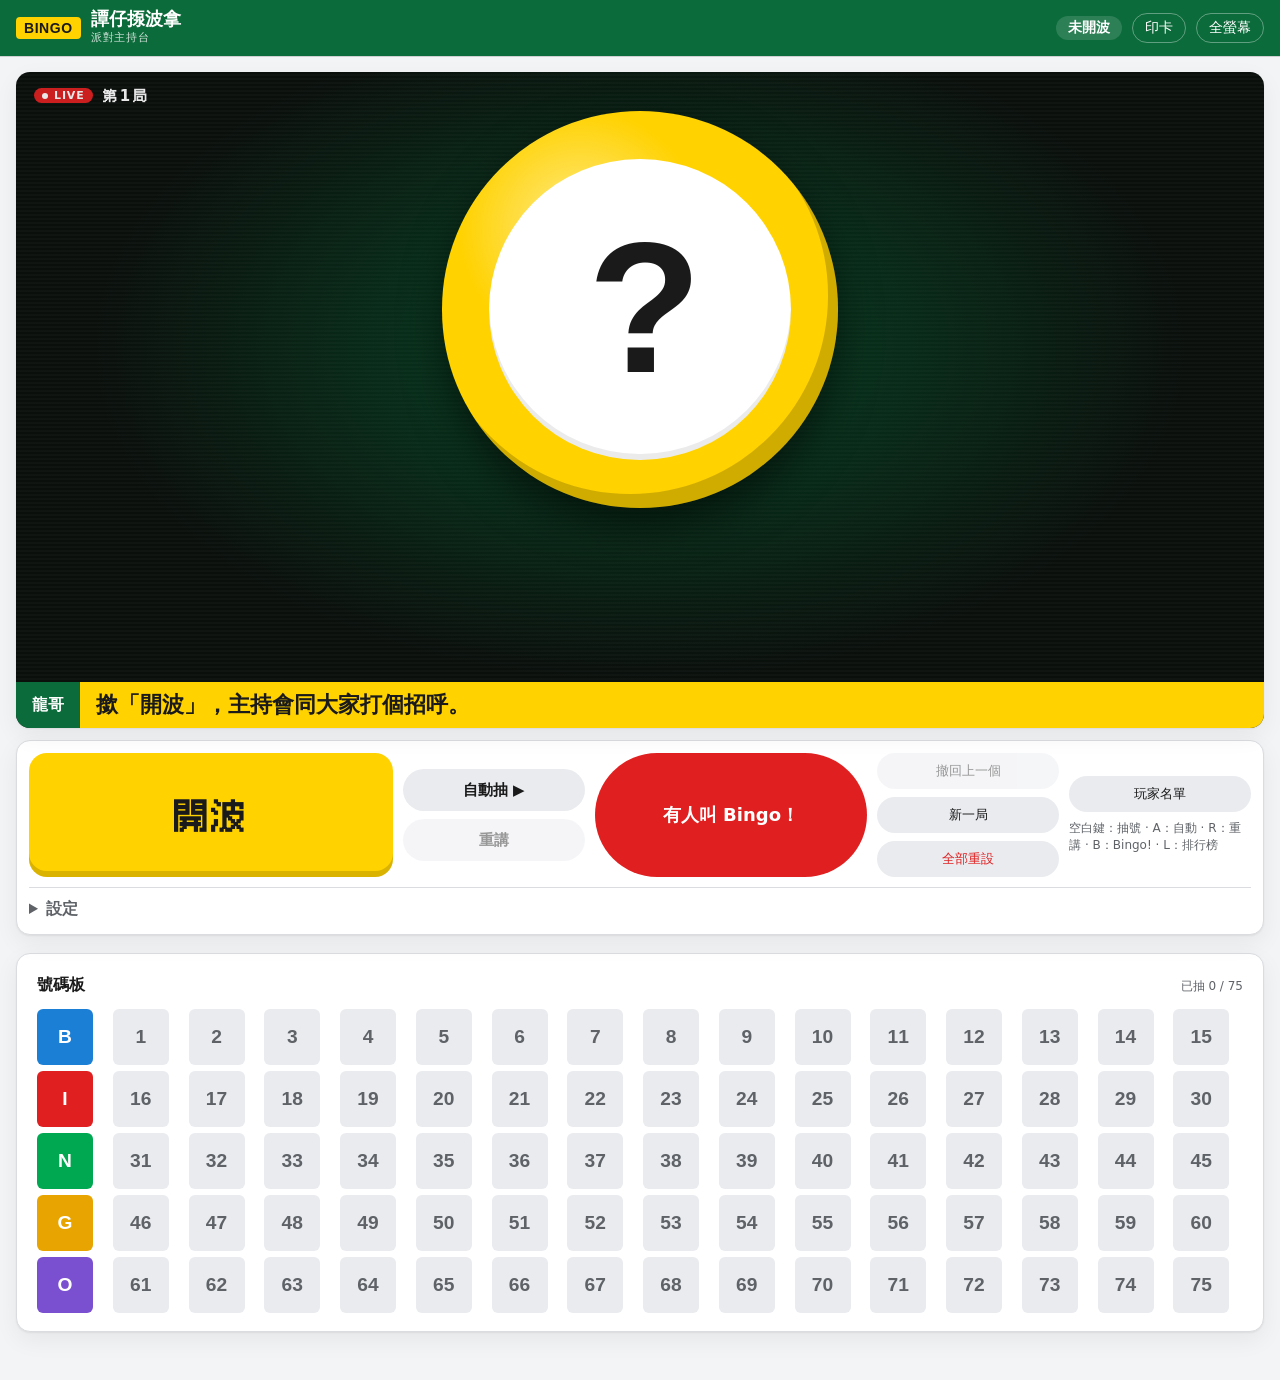
<file: web/index.html>
<!DOCTYPE html>
<html lang="zh-HK" data-theme="forest">
<head>
<meta charset="utf-8">
<meta name="viewport" content="width=device-width, initial-scale=1, viewport-fit=cover">
<title>譚仔揼波拿 · 揼波拿之夜</title>
<meta name="description" content="派對揼波拿主持台：抽號、粵語叫號、多把聲、核對 Bingo。">
<meta name="theme-color" content="#0b6b3a">
<link rel="icon" href="icon.svg" type="image/svg+xml">
<link rel="preconnect" href="https://fonts.googleapis.com">
<link rel="preconnect" href="https://fonts.gstatic.com" crossorigin>
<link rel="stylesheet" href="https://fonts.googleapis.com/css2?family=Pixelify+Sans:wght@400;600;700&display=swap">
<link rel="stylesheet" href="style.css">
</head>
<body>

<header class="appbar">
  <a class="brand" href="./" aria-label="譚仔揼波拿">
    <span class="brand-mark">BINGO</span>
    <span class="brand-text"><strong>譚仔揼波拿</strong><small>派對主持台</small></span>
  </a>
  <div class="appbar-right">
    <span class="count-pill" id="countPill">未開波</span>
    <a class="app-link" href="print.html" title="印 Bingo 卡（每張有卡號）">印卡</a>
    <button class="app-link" id="fullBtn" type="button" title="全螢幕（投影用）">全螢幕</button>
  </div>
</header>

<main class="page">

  <section class="live">
    <!-- The picture: what the room watches. -->
    <div class="stage" id="stage">
      <canvas class="stage-layer back" id="stageBack" aria-hidden="true"></canvas>
      <canvas class="stage-layer front" id="stageFront" aria-hidden="true"></canvas>
      <div class="flash" id="flash" aria-hidden="true"></div>
      <div class="stage-bug"><span class="pill-live"><i></i>LIVE</span><span id="stageGame">第 <b>1</b> 局</span></div>
      <div class="ball-wrap" id="ballWrap">
        <div class="ball" id="ball" data-state="idle">
          <span class="ball-letter" id="ballLetter"></span>
          <span class="ball-num" id="ballNum">?</span>
        </div>
      </div>
      <div class="recent" id="recent" aria-label="最近號碼"></div>
      <div class="countdown" id="countdown" hidden aria-live="off">
        <div class="cd-ring"><b id="cdNum">6</b></div>
        <small>下一個波</small>
      </div>
      <div class="prize" id="prize" hidden aria-live="polite">
        <div class="prize-bob">
          <i class="coin"></i><i class="coin"></i><i class="coin"></i>
          <small>今局獎金</small><b id="prizeAmt">$0</b>
        </div>
      </div>
      <div class="lower-third">
        <span class="speaker" id="speaker">龍哥</span>
        <p class="caption" id="caption">撳「開波」，主持會同大家打個招呼。</p>
      </div>
      <!-- 完場排行榜: the night's results, over the whole picture. -->
      <div class="leaderboard" id="leaderboard" hidden>
        <div class="lb-inner">
          <h2 class="lb-title">今晚排行榜</h2>
          <p class="lb-sub" id="lbSub"></p>
          <ol class="lb-list" id="lbList"></ol>
        </div>
        <button class="lb-close" id="lbClose" type="button" aria-label="閂排行榜">✕</button>
      </div>
      <button class="players" id="players" type="button" aria-label="玩家名單（撳一下改）" hidden>
        <span class="players-track" id="playersTrack"></span>
      </button>
    </div>

    <!-- The desk: what the host presses, in a bar under the picture. -->
    <aside class="desk">
      <div class="desk-bar">
        <button class="btn btn-draw" id="drawBtn" type="button">開波</button>
        <div class="desk-col">
          <button class="btn btn-ghost" id="autoBtn" type="button" aria-pressed="false">自動抽 ▶</button>
          <button class="btn btn-ghost" id="repeatBtn" type="button">重講</button>
        </div>
        <button class="btn btn-bingo" id="bingoBtn" type="button">有人叫 Bingo！</button>
        <div class="desk-col">
          <button class="btn btn-ghost btn-small" id="undoBtn" type="button">撤回上一個</button>
          <button class="btn btn-ghost btn-small" id="newBtn" type="button">新一局</button>
          <button class="btn btn-ghost btn-small btn-danger" id="resetBtn" type="button">全部重設</button>
        </div>
        <div class="desk-col">
          <button class="btn btn-ghost btn-small" id="playersBtn" type="button">玩家名單</button>
          <button class="btn btn-ghost btn-small" id="boardBtn" type="button" hidden>🏆 完場排行榜</button>
          <p class="hint">空白鍵：抽號 · A：自動 · R：重講 · B：Bingo! · L：排行榜</p>
        </div>
      </div>
      <p class="warm" id="warm" hidden></p>

      <details class="settings" id="settings">
        <summary>設定</summary>
        <label>叫號方式
          <select id="optMode">
            <option value="duo">主持 + 助手</option>
            <option value="rotate">輪流叫（全部嘉賓）</option>
            <option value="random">隨機一把聲</option>
          </select>
        </label>
        <label>主持 <select id="optHost"></select></label>
        <label>助手 <select id="optHelper"></select></label>
        <label>搞笑程度
          <select id="optFun">
            <option value="0">正經</option>
            <option value="1">少少</option>
            <option value="2">好多</option>
          </select>
        </label>
        <label>號碼
          <select id="optPool">
            <option value="75">1–75（B I N G O）</option>
            <option value="90">1–90</option>
          </select>
        </label>
        <label>贏法
          <select id="optWin">
            <option value="line">一條線（橫、直、斜）</option>
            <option value="two">兩條線</option>
            <option value="corners">四角</option>
            <option value="full">全卡</option>
          </select>
        </label>
        <label class="check"><input type="checkbox" id="optLetters"> 讀出英文字母（B、I、N、G、O）</label>
        <label class="check"><input type="checkbox" id="optSfx"> 音效（鼓聲、歡呼、煙花）</label>
        <label class="check"><input type="checkbox" id="optBeat"> 緊張心跳（抽得越多越快）</label>
        <label>自動間隔
          <select id="optGap">
            <option value="3">3 秒</option>
            <option value="6">6 秒</option>
            <option value="10">10 秒</option>
            <option value="15">15 秒</option>
          </select>
        </label>
        <label>配色
          <select id="optTheme">
            <option value="forest">森林綠</option>
            <option value="night">夜場</option>
          </select>
        </label>
        <p class="fine">改號碼數量要開新一局先生效。</p>
      </details>
    </aside>
  </section>

  <section class="panel board-panel">
    <div class="panel-head">
      <h2>號碼板</h2>
      <span class="fine" id="boardNote"></span>
    </div>
    <div class="board" id="board"></div>
  </section>

</main>

<!-- 核對 Bingo: the cards are paper, so the host reads the claimed numbers in. -->
<dialog class="check-dialog" id="checkDialog">
  <form method="dialog" class="check-form" id="checkForm">
    <h2>核對 Bingo <span class="fine" id="checkRule"></span></h2>
    <label class="check-id">卡號
      <input id="cardInput" inputmode="numeric" autocomplete="off" placeholder="例如：0042">
    </label>
    <div class="check-card" id="checkCard"></div>
    <details class="check-manual" id="checkManual">
      <summary>張卡冇卡號？逐個號碼入</summary>
      <p class="fine">輸入嗰條線（或全張卡）嘅號碼，用空格或逗號分開。中間 FREE 格唔使入。</p>
      <input id="checkInput" inputmode="numeric" autocomplete="off" placeholder="例如：3 18 41 52 70">
    </details>
    <div class="check-result" id="checkResult"></div>
    <div class="check-winners" id="checkWinners" hidden>
      <p class="winners-head">邊個贏？<span class="fine">可以揀多過一個，獎金平分</span> <b id="splitNote"></b></p>
      <div class="winner-pick" id="winnerPick"></div>
    </div>
    <div class="check-actions">
      <button class="btn btn-ghost" value="cancel" type="submit">取消</button>
      <button class="btn btn-bad" id="claimBad" type="button">未得 ✗</button>
      <button class="btn btn-primary" id="claimGood" type="button">真 Bingo ✓</button>
    </div>
  </form>
</dialog>

<!-- 玩家: a name and a pixel icon each, shown along the bottom of the stage. -->
<dialog class="check-dialog players-dialog" id="playersDialog">
  <form method="dialog" class="check-form" id="playersForm">
    <h2>玩家名單 <span class="fine" id="playersCount"></span></h2>
    <div class="player-add">
      <img class="player-pick" id="playerPick" alt="" width="48" height="48">
      <input id="playerName" maxlength="12" autocomplete="off" placeholder="玩家名">
      <button class="btn btn-primary" id="playerAdd" type="button">加入</button>
    </div>
    <label class="stake">每人每局注金
      <span class="stake-in">$ <input id="stakeInput" type="number" min="0" step="0.5" inputmode="decimal"></span>
      <span class="stake-total" id="stakeTotal"></span>
    </label>
    <div class="icon-grid" id="iconGrid" role="radiogroup" aria-label="揀頭像"></div>
    <ul class="player-list" id="playerList"></ul>
    <div class="check-actions">
      <button class="btn btn-ghost btn-small" id="winningsClear" type="button">輸贏清零</button>
      <button class="btn btn-ghost btn-small" id="playersClear" type="button">全部清除</button>
      <button class="btn btn-primary" value="done" type="submit">搞掂</button>
    </div>
  </form>
</dialog>

<!-- 全部重設: back to the start of the night. -->
<dialog class="check-dialog" id="resetDialog">
  <form method="dialog" class="check-form">
    <h2>全部重設？</h2>
    <p>會清晒：抽過嘅號碼、局數（返去第 1 局）、獎金池、每位玩家嘅輸贏同贏咗幾多局。設定會保留。</p>
    <label class="check-line"><input type="checkbox" id="resetPlayers"> 連玩家名單都刪埋</label>
    <div class="check-actions">
      <button class="btn btn-ghost" value="cancel" type="submit">取消</button>
      <button class="btn btn-bad" id="resetGo" type="button">全部重設</button>
    </div>
  </form>
</dialog>

<canvas id="confetti" aria-hidden="true"></canvas>

<script type="module" src="app.js"></script>
</body>
</html>
</file>
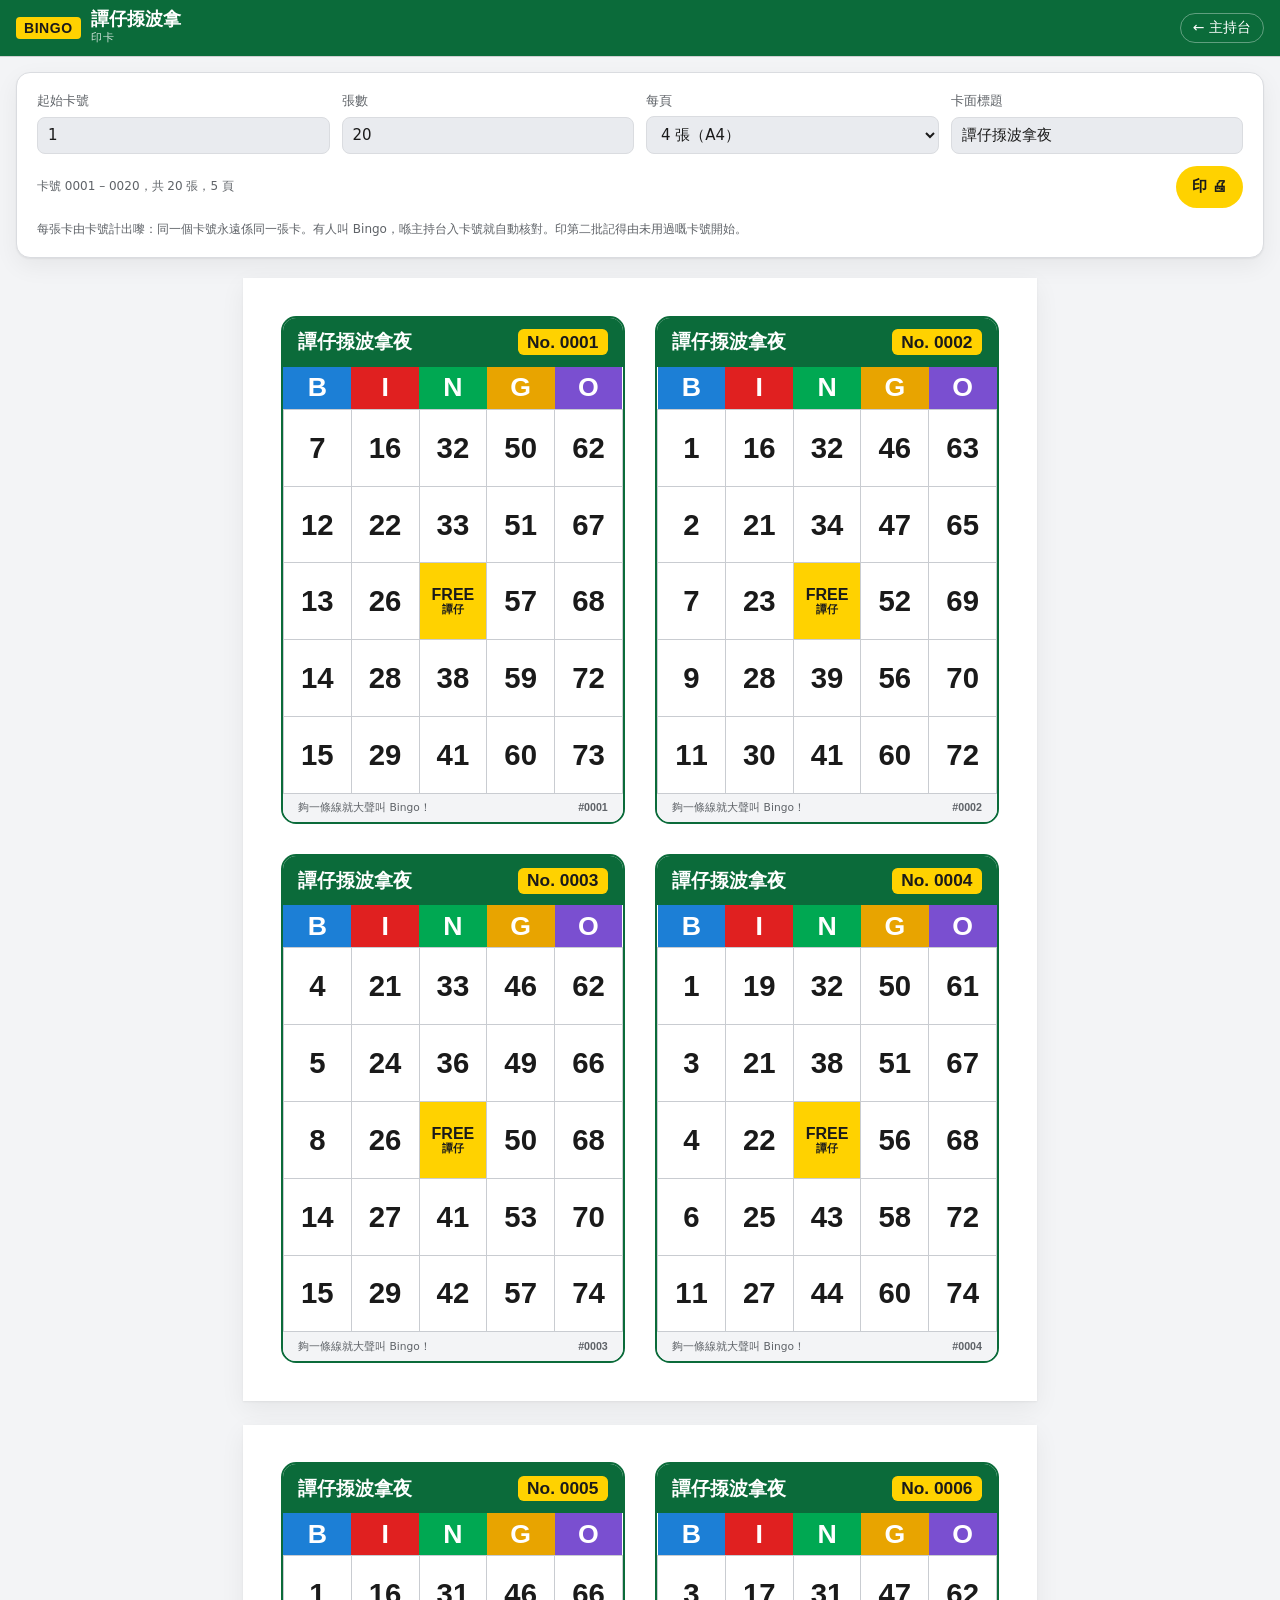
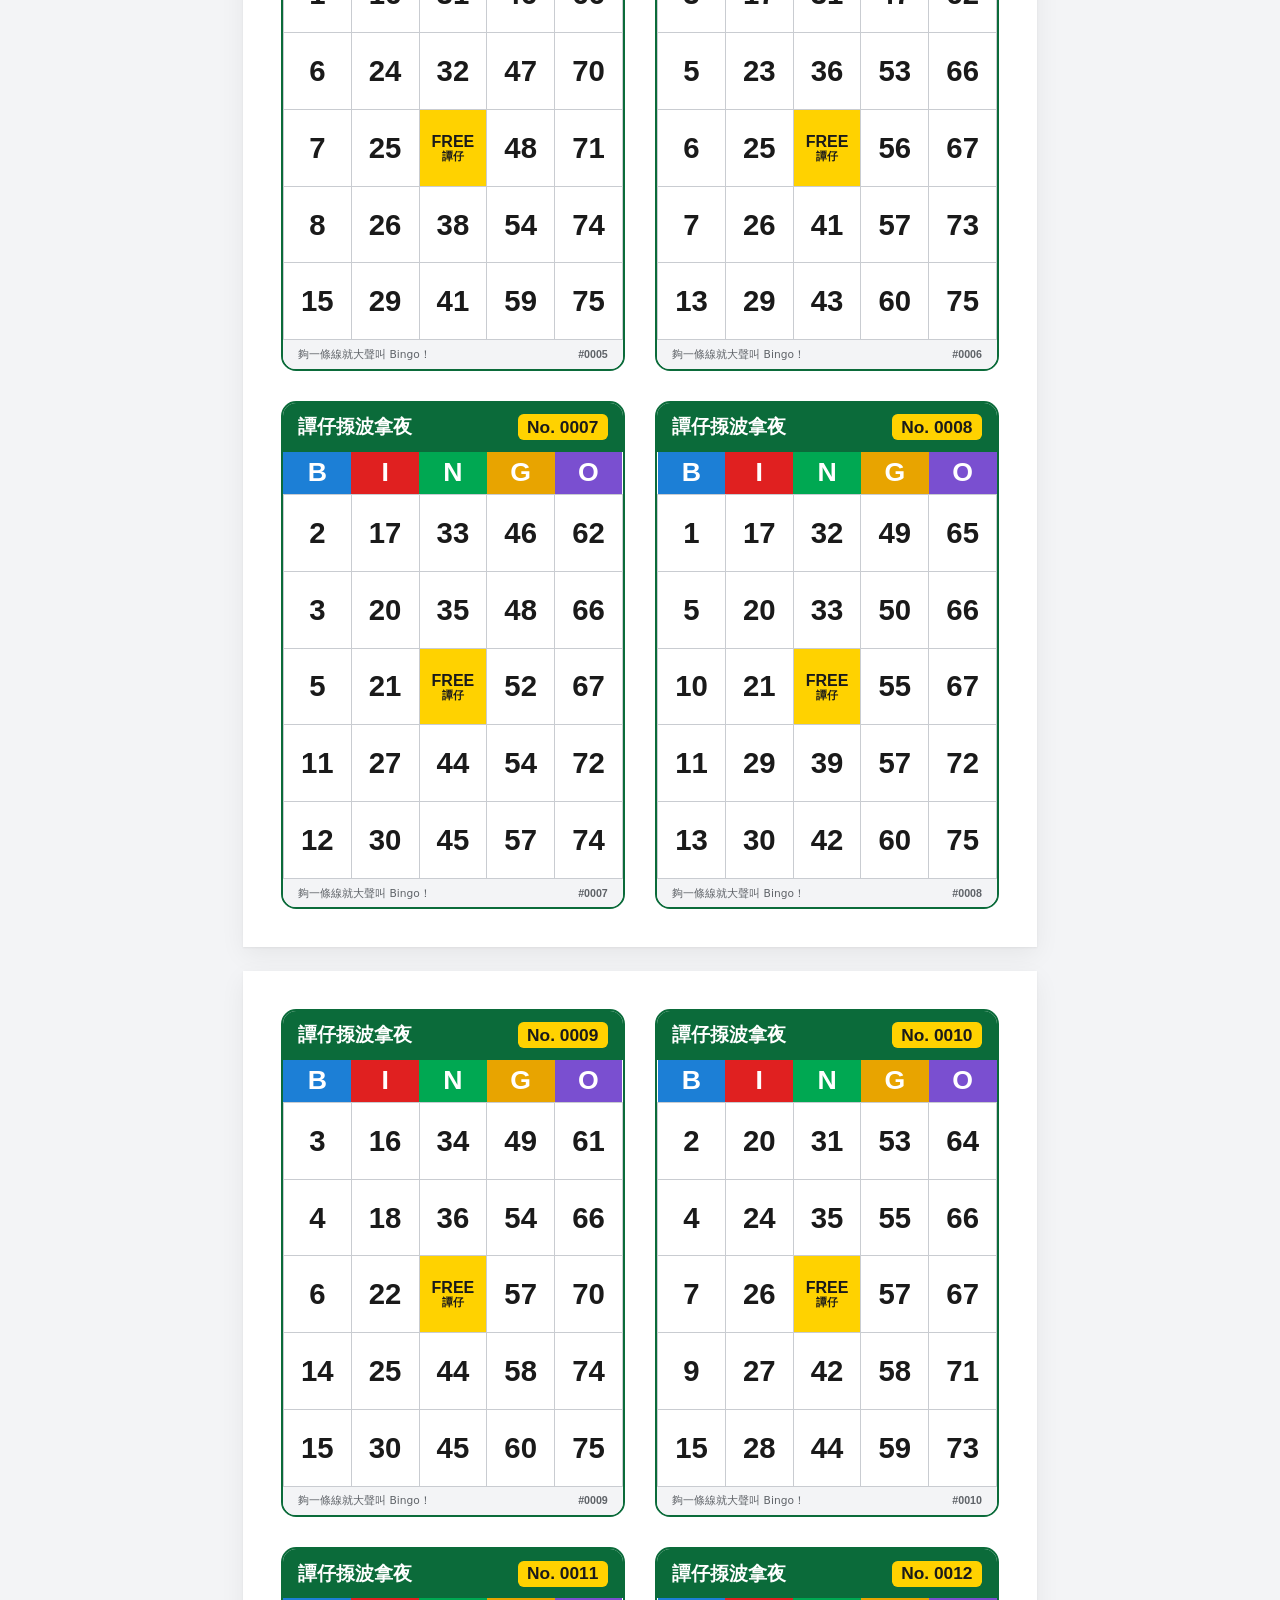
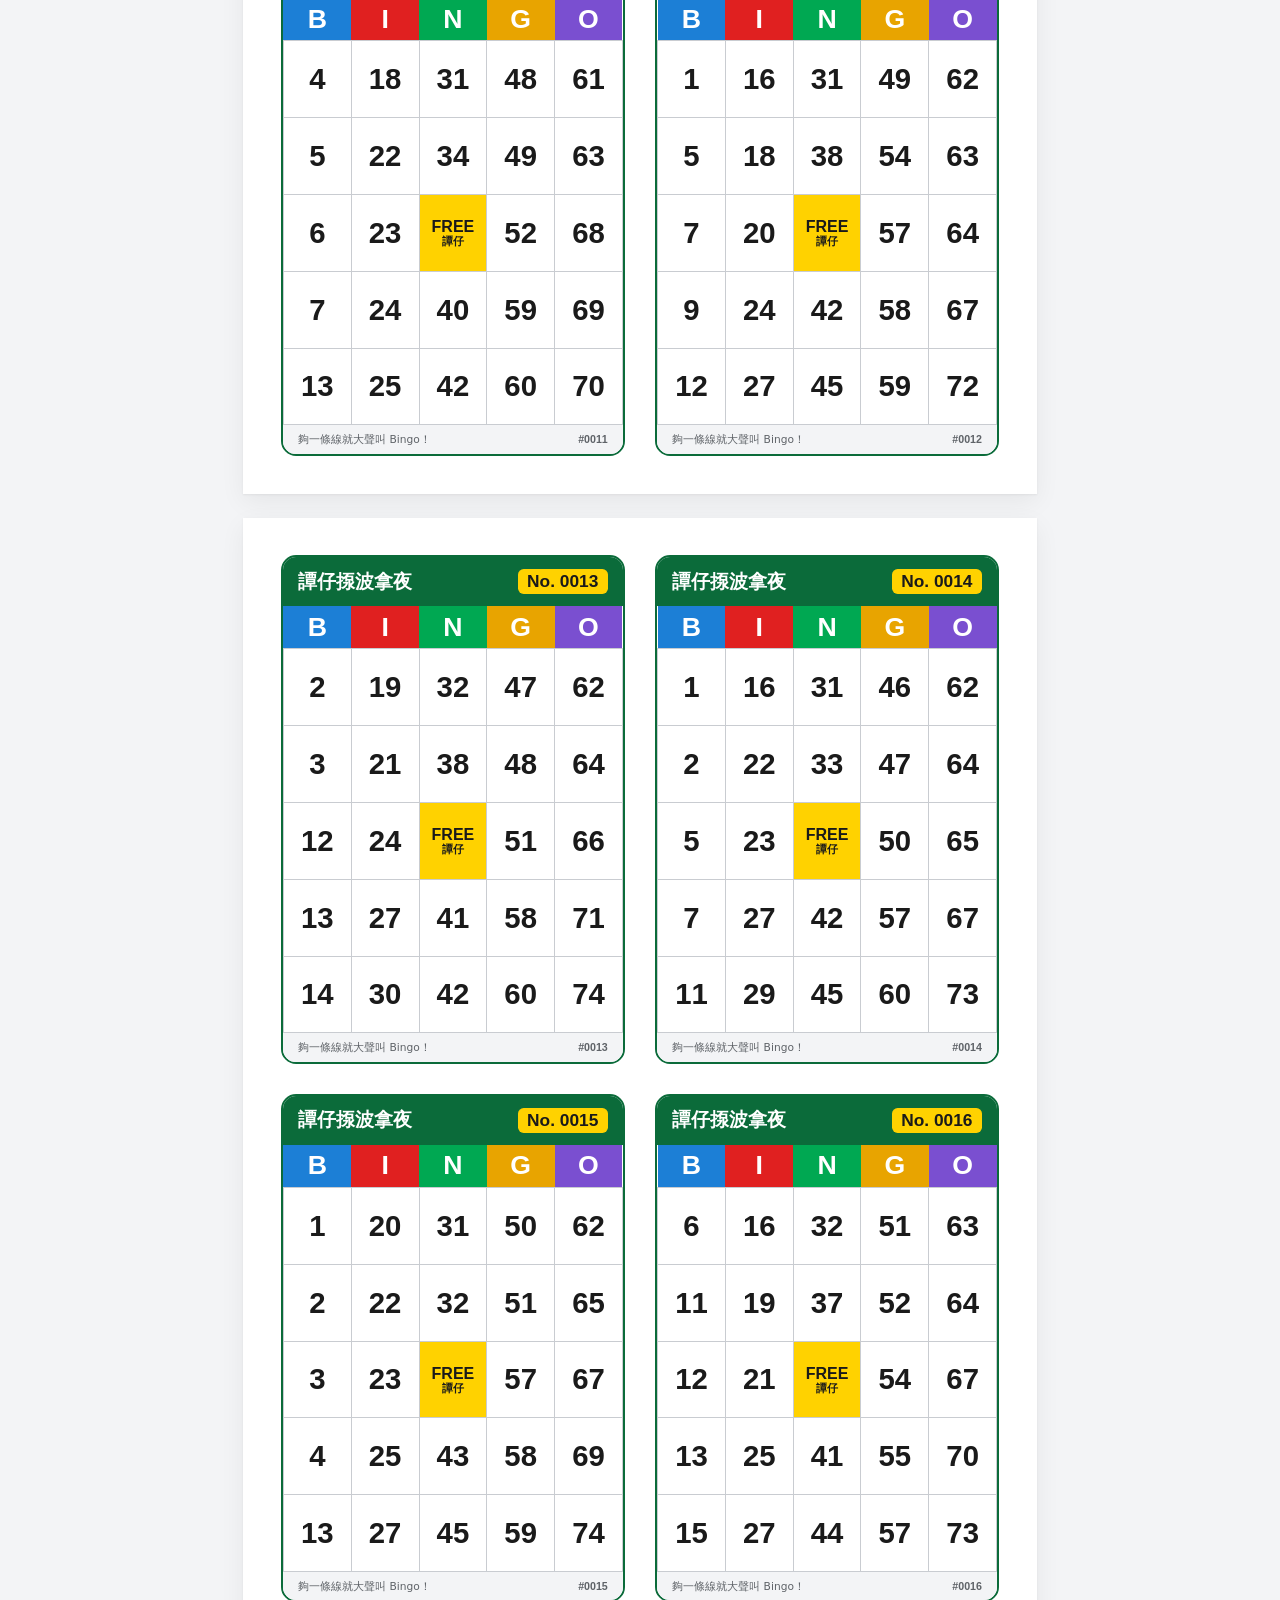
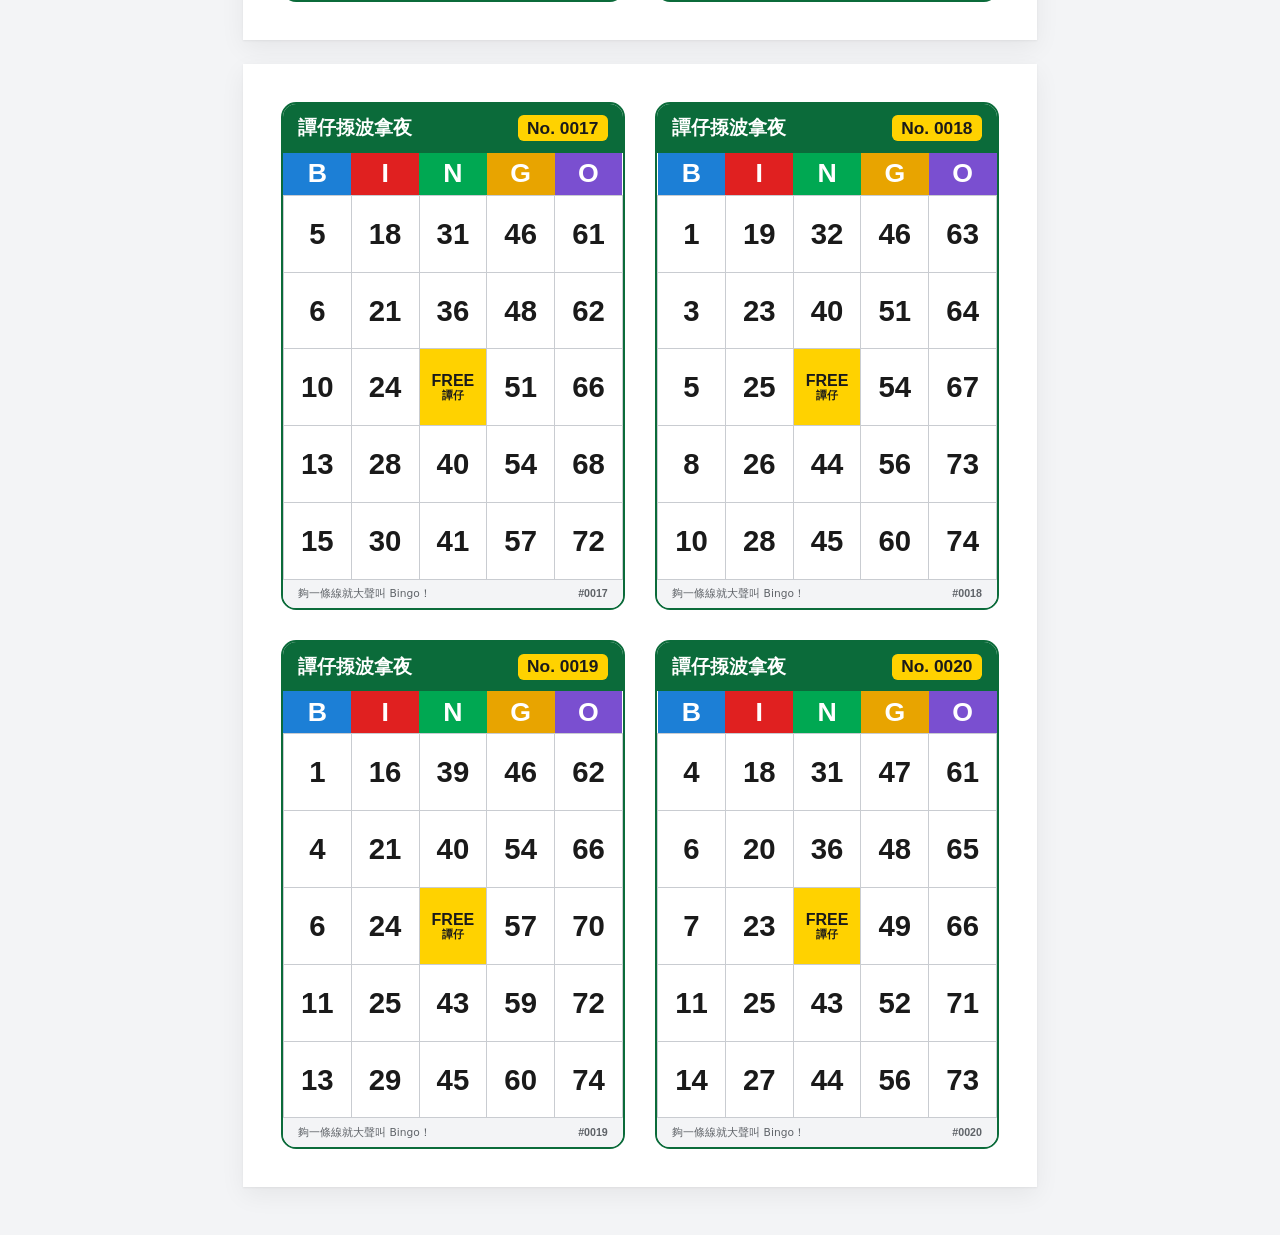
<file: web/print.html>
<!DOCTYPE html>
<html lang="zh-HK" data-theme="forest">
<head>
<meta charset="utf-8">
<meta name="viewport" content="width=device-width, initial-scale=1">
<title>譚仔揼波拿 · 印卡</title>
<meta name="theme-color" content="#0b6b3a">
<link rel="icon" href="icon.svg" type="image/svg+xml">
<link rel="preconnect" href="https://fonts.googleapis.com">
<link rel="preconnect" href="https://fonts.gstatic.com" crossorigin>
<link rel="stylesheet" href="https://fonts.googleapis.com/css2?family=Pixelify+Sans:wght@400;600;700&display=swap">
<link rel="stylesheet" href="style.css">
<link rel="stylesheet" href="print.css">
</head>
<body>

<header class="appbar no-print">
  <a class="brand" href="./" aria-label="返主持台">
    <span class="brand-mark">BINGO</span>
    <span class="brand-text"><strong>譚仔揼波拿</strong><small>印卡</small></span>
  </a>
  <div class="appbar-right">
    <a class="app-link" href="./">← 主持台</a>
  </div>
</header>

<main class="page">
  <section class="panel print-controls no-print">
    <div class="controls-grid">
      <label>起始卡號 <input id="from" type="number" min="1" max="9999" value="1"></label>
      <label>張數 <input id="count" type="number" min="1" max="200" value="20"></label>
      <label>每頁
        <select id="perPage">
          <option value="4">4 張（A4）</option>
          <option value="2">2 張（A4）</option>
          <option value="1">1 張（A4）</option>
        </select>
      </label>
      <label class="wide">卡面標題 <input id="title" maxlength="24" value="譚仔揼波拿夜"></label>
    </div>
    <div class="controls-foot">
      <p class="fine" id="summary"></p>
      <button class="btn btn-primary" id="printBtn" type="button">印 🖨</button>
    </div>
    <p class="fine">每張卡由卡號計出嚟：同一個卡號永遠係同一張卡。有人叫 Bingo，喺主持台入卡號就自動核對。印第二批記得由未用過嘅卡號開始。</p>
  </section>

  <div class="sheets" id="sheets"></div>
</main>

<script type="module" src="print.js"></script>
</body>
</html>
</file>
<file: web/style.css>
/* 譚仔揼波拿 — the host's console, in 譚仔新聞's clothes.
 *
 * Same palette and furniture as the station page: a deep-green app bar, the
 * yellow band, pill buttons, white panels on a light grey page. Pixels live
 * where they do there — in the picture (the ball, the numbers) and the mark.
 */

@font-face {
  font-family: "Fusion Pixel 12";
  src: url("vendor/fonts/fusion-pixel-12px-zh_hk.woff2") format("woff2");
  font-display: swap;
}

:root {
  --font: "Noto Sans HK", "PingFang HK", "Microsoft JhengHei", "Hiragino Sans", system-ui, -apple-system, sans-serif;
  --pixel: "Pixelify Sans", "Fusion Pixel 12", system-ui, sans-serif;
  /* Numbers are read from the back of the room: a heavy plain face, never the pixel one,
     whose B, 8, 5 and S are one shape apart. */
  --num: "Arial Black", "Helvetica Neue", Arial, var(--font);

  /* forest — 森林綠 */
  color-scheme: light;
  --bg: #f3f4f6;
  --surface: #ffffff;
  --surface-2: #e9ebef;
  --text: #1a1a1a;
  --muted: #5f6368;
  --line: #dadce0;
  --brand: #0b6b3a;
  --brand-2: #00a852;
  --on-brand: #ffffff;
  --accent: #ffd200;
  --on-accent: #1a1a1a;
  --live: #e02020;
  --picture: #0a0f0c;
  --radius: 14px;
  --radius-sm: 8px;
  --shadow: 0 1px 2px rgba(0, 0, 0, 0.06), 0 8px 24px rgba(0, 0, 0, 0.06);
}

/* 夜場 — for a dim function room and a projector */
:root[data-theme="night"] {
  color-scheme: dark;
  --bg: #0c1210; --surface: #141c18; --surface-2: #0f1613; --text: #e9efe9; --muted: #93a39a; --line: #24302a;
  --brand: #08482a; --brand-2: #2fd17a; --on-brand: #ffffff; --accent: #ffd200; --on-accent: #1a1a1a; --live: #ff3b3b;
  --picture: #000000;
  --shadow: 0 1px 2px rgba(0, 0, 0, 0.4), 0 8px 24px rgba(0, 0, 0, 0.5);
}

[hidden] { display: none !important; }
* { box-sizing: border-box; }
html, body { margin: 0; }

body {
  min-height: 100vh;
  background: var(--bg);
  color: var(--text);
  font-family: var(--font);
  line-height: 1.6;
  -webkit-text-size-adjust: 100%;
}

p { margin: 0; }
h2 { margin: 0; font-size: 16px; }

/* ------------------------------------------------------------------ */
/* App bar                                                             */
/* ------------------------------------------------------------------ */

.appbar {
  position: sticky; top: 0; z-index: 40;
  display: flex; align-items: center; gap: 20px;
  height: 56px;
  padding: 0 16px;
  background: var(--brand);
  color: var(--on-brand);
  box-shadow: 0 1px 0 rgba(0, 0, 0, 0.15);
  user-select: none;
}

.brand { display: flex; align-items: center; gap: 10px; color: inherit; text-decoration: none; }
.brand-mark {
  padding: 3px 8px;
  font: 900 14px var(--num);
  letter-spacing: 0.04em;
  color: var(--on-accent);
  background: var(--accent);
  border-radius: 4px;
}
.brand-text strong { display: block; font-size: 18px; line-height: 1.1; white-space: nowrap; }
.brand-text small { display: block; font-size: 11px; opacity: 0.8; letter-spacing: 0.08em; }

.appbar-right { display: flex; align-items: center; gap: 10px; margin-left: auto; }
.count-pill {
  padding: 3px 12px;
  font: 700 14px var(--font);
  background: rgba(255, 255, 255, 0.14);
  border-radius: 999px;
  white-space: nowrap;
}
.app-link {
  padding: 5px 12px;
  font: 14px var(--font);
  color: inherit;
  background: transparent;
  border: 1px solid rgba(255, 255, 255, 0.35);
  border-radius: 999px;
  cursor: pointer;
  white-space: nowrap;
  text-decoration: none;
}
.app-link:hover { background: rgba(255, 255, 255, 0.14); }

/* ------------------------------------------------------------------ */
/* Page                                                                */
/* ------------------------------------------------------------------ */

.page { margin: 0 auto; padding: 16px 16px 48px; }

/* The picture across the whole width, the host's bar under it. */
.live { display: grid; gap: 12px; }

/* ------------------------------------------------------------------ */
/* Stage — the picture the room watches                                */
/* ------------------------------------------------------------------ */

.stage {
  position: relative;
  /* 16:9 across the page, but never so tall that the desk drops off the screen. */
  height: min(calc((100vw - 32px) * 0.5625), max(420px, calc(100svh - 56px - 16px - 12px - 160px)));
  overflow: hidden;
  border-radius: var(--radius);
  color: #fff;
  background:
    radial-gradient(ellipse at 50% 42%, rgba(0, 168, 82, 0.35), transparent 62%),
    repeating-linear-gradient(0deg, rgba(255, 255, 255, 0.025) 0 2px, transparent 2px 4px),
    var(--picture);
  box-shadow: var(--shadow);
  display: grid;
  grid-template-rows: auto 1fr auto auto;
}

/* The pixel layers (show.js): one behind the ball, one in front of it. */
.stage-layer {
  position: absolute; inset: 0;
  width: 100%; height: 100%;
  image-rendering: pixelated;
  pointer-events: none;
}
.stage-layer.back { z-index: 0; }
.stage-layer.front { z-index: 2; }
.stage > :is(.stage-bug, .ball-wrap, .lower-third, .players) { position: relative; }
.stage-bug, .lower-third, .players { z-index: 3; }
.ball-wrap { z-index: 1; }

/* A colour flash over the picture when a ball lands, or someone claims. */
.flash { position: absolute; inset: 0; z-index: 2; opacity: 0; pointer-events: none; mix-blend-mode: screen; }
.flash.go { animation: flash 0.55s ease-out; }
@keyframes flash { 0% { opacity: 0.55; } 100% { opacity: 0; } }

.stage.shake { animation: shake 0.5s steps(10); }
@keyframes shake {
  0%, 100% { transform: none; } 20% { transform: translate(-6px, 2px); } 40% { transform: translate(6px, -2px); }
  60% { transform: translate(-4px, -1px); } 80% { transform: translate(4px, 1px); }
}

.stage-bug {
  display: flex; align-items: center; gap: 10px;
  padding: 14px 18px 0;
  font: 600 14px var(--pixel), var(--font);
  opacity: 0.9;
}
#stageGame b { font: 800 15px var(--font); }
.pill-live {
  display: inline-flex; align-items: center; gap: 6px;
  padding: 1px 8px;
  font: 700 11px var(--font); letter-spacing: 0.08em;
  background: var(--live); border-radius: 999px;
}
.pill-live i { width: 6px; height: 6px; background: #fff; border-radius: 50%; animation: blink 1.2s steps(2, start) infinite; }
@keyframes blink { to { visibility: hidden; } }

/* Every row placed by hand: the prize shares row 1 with the bug. */
.stage-bug { grid-row: 1; grid-column: 1; align-self: start; }
/* The ball hangs from the top of its row: the room below is the callers' floor. */
.ball-wrap { grid-row: 2; display: grid; place-items: start center; padding-top: 6px; min-height: 0; container-type: size; }
.lower-third { grid-row: 3; }
.players { grid-row: 4; }

/* The ball: a coloured rim around a white face, the way a real bingo ball looks. */
.ball {
  --ball: var(--accent);
  --bw: min(48vh, 31vw, 480px, 89cqh); /* never taller than its space; the number is sized from this too */
  position: relative;
  display: grid; place-items: center; align-content: center;
  width: var(--bw);
  aspect-ratio: 1;
  border-radius: 50%;
  background: radial-gradient(circle at 35% 30%, rgba(255, 255, 255, 0.55), transparent 32%), var(--ball);
  box-shadow: inset -10px -14px 0 rgba(0, 0, 0, 0.18), 0 18px 40px rgba(0, 0, 0, 0.55);
}
.ball::before {
  content: "";
  position: absolute; inset: 12%;
  border-radius: 50%;
  background: #fff;
  box-shadow: inset 0 -6px 0 rgba(0, 0, 0, 0.08);
}
.ball > span { position: relative; color: #1a1a1a; line-height: 1; }
.ball-letter { font: 900 calc(var(--bw) * 0.12) var(--num); color: var(--ball) !important; min-height: 0.2em; }
.ball-num { font: 900 calc(var(--bw) * 0.47) var(--num); letter-spacing: -0.05em; margin-top: -0.06em; }

.ball[data-state="idle"] { animation: float 3.2s ease-in-out infinite; }
.ball[data-state="spin"] { animation: wobble 0.24s steps(3) infinite; }
.ball[data-state="pop"] { animation: drop 0.75s cubic-bezier(.3, 0, .3, 1); }
@keyframes float { 50% { transform: translateY(-6px) rotate(-1.5deg); } }
@keyframes wobble { 0% { transform: rotate(-8deg) scale(1.02); } 50% { transform: rotate(8deg) scale(0.95); } 100% { transform: rotate(-8deg) scale(1.02); } }
/* Drops in from above, squashes on landing, settles. */
@keyframes drop {
  0% { transform: translateY(-70%) scale(0.7); }
  45% { transform: translateY(0) scale(1.12, 0.86); }
  62% { transform: translateY(-9%) scale(0.96, 1.05); }
  80% { transform: translateY(0) scale(1.03, 0.97); }
  100% { transform: none; }
}
/* While the cage turns: a pulsing halo, and the ball's colours racing. */
.stage.spinning .ball { box-shadow: inset -10px -14px 0 rgba(0, 0, 0, 0.18), 0 0 0 6px rgba(255, 210, 0, 0.35), 0 0 60px 10px rgba(255, 210, 0, 0.45); }
.stage.spinning .ball::after {
  content: ""; position: absolute; inset: -14px; border-radius: 50%;
  border: 4px dashed rgba(255, 210, 0, 0.8);
  animation: turn 0.9s steps(8) infinite;
}
@keyframes turn { to { transform: rotate(360deg); } }

.recent {
  position: absolute; z-index: 3;
  top: 48px; right: 16px;
  display: flex; flex-direction: column; align-items: center; gap: 8px;
}
.mini {
  --ball: var(--accent);
  display: grid; place-items: center; align-content: center;
  width: 46px; height: 46px;
  font: 900 17px/1 var(--num);
  color: #1a1a1a;
  background: #fff;
  border: 5px solid var(--ball);
  border-radius: 50%;
  opacity: 0.85;
}
.mini b { font-size: 9px; color: var(--ball); }
.mini:first-child { opacity: 1; animation: slidein 0.5s cubic-bezier(.2, 1.4, .4, 1); }
.mini:nth-child(n + 4) { opacity: 0.55; transform: scale(0.85); }
@keyframes slidein { from { transform: translateX(-140px) scale(1.4); opacity: 0; } }

/* The yellow band: who is talking, and what they said. */
.lower-third {
  display: flex; align-items: stretch;
  min-height: 56px;
  background: var(--accent);
  color: var(--on-accent);
}
.speaker {
  display: grid; place-items: center;
  padding: 0 16px;
  font-weight: 700; font-size: 16px;
  color: #fff;
  background: var(--brand);
  white-space: nowrap;
  transition: background 0.2s;
}
.speaker.pop { animation: chip 0.35s cubic-bezier(.2, 1.8, .4, 1); }
@keyframes chip { from { transform: scale(0.6); } }
.caption {
  align-self: center;
  padding: 8px 16px;
  font-size: clamp(16px, 1.8vw, 22px);
  font-weight: 700;
  line-height: 1.35;
}

/* The players, along the very bottom of the picture: icon and name each.
   Too many to fit, and the row scrolls by like a ticker. */
.players {
  display: block;
  overflow: hidden;
  padding: 16px 0 7px; /* room above for the leader's crown */
  background: rgba(0, 0, 0, 0.55);
  border: 0;
  border-top: 2px solid rgba(255, 210, 0, 0.5);
  color: #fff;
  cursor: pointer;
  text-align: left;
}
.players-track { display: inline-flex; gap: 8px; padding: 0 12px; white-space: nowrap; }
.players.scroll .players-track { animation: ticker var(--ticker, 30s) linear infinite; }
@keyframes ticker { to { transform: translateX(-50%); } }
.player-chip {
  display: inline-flex; align-items: center; gap: 6px;
  padding: 2px 12px 2px 3px;
  font: 600 clamp(14px, 1.4vw, 19px) var(--pixel), var(--font);
  background: rgba(255, 255, 255, 0.1);
  border: 1px solid rgba(255, 255, 255, 0.18);
  border-radius: 999px;
}
.player-chip img, .player-list img, .player-pick, .icon-grid img { image-rendering: pixelated; }
.player-chip img { width: clamp(28px, 2.6vw, 36px); height: clamp(28px, 2.6vw, 36px); border-radius: 50%; background: rgba(255, 255, 255, 0.12); }
.player-chip.new { animation: chip 0.45s cubic-bezier(.2, 1.8, .4, 1); }
.player-chip { position: relative; }
/* Running total won, next to the icon. */
.player-won {
  padding: 0 7px;
  font: 900 0.85em/1.5 var(--num);
  color: #1a1a1a;
  background: var(--accent);
  border-radius: 999px;
}
/* Whoever has won the most: a gold rim and a crown. */
.player-chip.leader { border-color: var(--accent); box-shadow: 0 0 0 1px var(--accent), 0 0 12px rgba(255, 210, 0, 0.45); }
.player-chip.leader::before {
  content: ""; position: absolute; left: 2px; top: -15px;
  width: 24px; height: 24px;
  background: var(--crown) center / contain no-repeat;
  image-rendering: pixelated;
  transform: rotate(-18deg);
}
/* This game's winners light up until the next game. */
.player-chip.winner {
  color: #1a1a1a;
  background: linear-gradient(180deg, #fff3a0, #ffd200);
  border-color: #fff;
  animation: winner 0.9s ease-in-out infinite;
}
.player-chip.winner .player-won { background: #fff; }
@keyframes winner {
  0%, 100% { box-shadow: 0 0 0 2px #ffd200, 0 0 10px 2px rgba(255, 210, 0, 0.6); transform: translateY(0); }
  50% { box-shadow: 0 0 0 4px #fff, 0 0 26px 8px rgba(255, 210, 0, 0.9); transform: translateY(-3px); }
}
/* '+$6' rising off a winner's chip. */
.player-gain {
  position: absolute; right: 6px; top: -4px;
  font: 900 15px var(--num); font-style: normal;
  color: var(--accent);
  text-shadow: 0 2px 0 #000;
  pointer-events: none;
  animation: gain 2.4s ease-out forwards;
}
@keyframes gain { 0% { transform: translateY(8px) scale(0.6); opacity: 0; } 15% { transform: translateY(-6px) scale(1.3); opacity: 1; } 100% { transform: translateY(-18px); opacity: 0; } }
.player-won.down { color: #fff; background: var(--live); }
.player-list .player-won { font-size: 14px; }
.player-ledger { display: block; font-size: 12px; font-weight: 400; color: var(--muted); }

/* The prize: the pot for this game, floating about over the top of the picture. */
/* It has the top band of the picture to itself (grid row 1, beside the LIVE
   bug), so it drifts about up there and never covers the ball. */
.prize {
  position: relative; z-index: 3;
  grid-row: 1; grid-column: 1;
  justify-self: center;
  margin: 6px 0 0;
  pointer-events: none;
  animation: drift 14s ease-in-out infinite;
}
@keyframes drift {
  0%, 100% { transform: translateX(0); }
  25% { transform: translateX(-90%); }
  75% { transform: translateX(90%); }
}
.prize-bob {
  position: relative;
  display: flex; align-items: baseline; gap: 10px;
  padding: 2px 20px 4px;
  color: #1a1a1a;
  background: linear-gradient(180deg, #fff3a0, #ffd200 55%, #e8a400);
  border: 3px solid #fff;
  border-radius: 999px;
  box-shadow: 0 0 0 3px #b07800, 0 0 30px 6px rgba(255, 210, 0, 0.55), 0 10px 20px rgba(0, 0, 0, 0.45);
  animation: bob 2.2s ease-in-out infinite;
}
@keyframes bob { 0%, 100% { transform: translateY(0) rotate(-3deg); } 50% { transform: translateY(8px) rotate(3deg); } }
.prize small { font: 700 clamp(12px, 1.2vw, 17px) var(--pixel), var(--font); }
.prize b { font: 900 clamp(26px, min(4vw, 5.5vh), 58px)/1 var(--num); letter-spacing: -0.02em; text-shadow: 0 2px 0 rgba(255, 255, 255, 0.6); }
.prize.pop .prize-bob { animation: prizepop 0.6s cubic-bezier(.2, 1.8, .4, 1), bob 2.2s ease-in-out 0.6s infinite; }
@keyframes prizepop { from { transform: scale(0.4); } }
/* On a real Bingo it comes down to the middle and throbs. */
.prize.won { animation: none; transform: none; }
.prize.won .prize-bob { animation: throb 0.5s ease-in-out infinite; }
@keyframes throb { 50% { transform: scale(1.18) rotate(-2deg); } }
/* Three gold coins circling the pot, flipping as they go. */
.coin {
  position: absolute; left: 50%; top: 50%;
  width: 18px; height: 18px; margin: -9px;
  background: radial-gradient(circle at 35% 35%, #fff6b0, #ffd200 45%, #c98a00);
  border: 2px solid #8a5a00;
  border-radius: 50%;
  animation: orbit 3s linear infinite;
}
.coin:nth-child(2) { animation-delay: -1s; }
.coin:nth-child(3) { animation-delay: -2s; }
@keyframes orbit {
  0% { transform: rotate(0deg) translateX(90px) rotate(0deg) scaleX(1); }
  25% { transform: rotate(90deg) translateX(90px) rotate(-90deg) scaleX(0.2); }
  50% { transform: rotate(180deg) translateX(90px) rotate(-180deg) scaleX(1); }
  75% { transform: rotate(270deg) translateX(90px) rotate(-270deg) scaleX(0.2); }
  100% { transform: rotate(360deg) translateX(90px) rotate(-360deg) scaleX(1); }
}

/* Auto-draw's countdown to the next ball: a ring running down. */
.countdown {
  position: absolute; z-index: 4;
  top: 46px; left: 18px;
  display: grid; justify-items: center; gap: 2px;
  pointer-events: none;
}
.cd-ring {
  --size: clamp(84px, 11vw, 180px);
  display: grid; place-items: center;
  width: var(--size); height: var(--size);
  border-radius: 50%;
  background:
    radial-gradient(circle, rgba(0, 0, 0, 0.75) 0 64%, transparent 65%),
    conic-gradient(var(--accent) calc(var(--p, 1) * 1turn), rgba(255, 255, 255, 0.15) 0);
  box-shadow: 0 6px 18px rgba(0, 0, 0, 0.45);
}
.cd-ring b { font: 900 calc(var(--size) * 0.5)/1 var(--num); color: #fff; }
.countdown small { font: 700 clamp(13px, 1.5vw, 22px) var(--pixel), var(--font); opacity: 0.9; text-shadow: 0 2px 0 rgba(0, 0, 0, 0.6); }
.countdown.urgent .cd-ring {
  background:
    radial-gradient(circle, rgba(0, 0, 0, 0.75) 0 64%, transparent 65%),
    conic-gradient(var(--live) calc(var(--p, 1) * 1turn), rgba(255, 255, 255, 0.15) 0);
  animation: cdpulse 1s ease-in-out infinite;
}
.countdown.urgent b { color: #ffd200; }
@keyframes cdpulse { 0%, 100% { transform: scale(1); } 15% { transform: scale(1.14); } }

/* 完場排行榜: over the whole picture, the callers still dancing behind it. */
.leaderboard {
  position: absolute; inset: 0; z-index: 5;
  display: grid; place-items: center;
  padding: 24px;
  background: radial-gradient(ellipse at 50% 30%, rgba(11, 107, 58, 0.55), rgba(0, 0, 0, 0.82) 70%);
  animation: lbfade 0.4s ease-out;
}
@keyframes lbfade { from { opacity: 0; } }
.lb-inner { width: min(1100px, 100%); max-height: 100%; overflow: hidden; display: grid; gap: 8px; justify-items: center; align-content: center; }
.lb-title {
  font: 700 clamp(28px, 4.5vw, 64px)/1.1 var(--pixel), var(--font);
  color: var(--accent);
  text-shadow: 0 4px 0 #8a5a00, 0 0 30px rgba(255, 210, 0, 0.5);
  letter-spacing: 0.06em;
}
.lb-sub { font: 600 clamp(13px, 1.4vw, 18px) var(--pixel), var(--font); opacity: 0.85; }
/* Sized by app.js to fit the picture: font-size on the list, everything else in em. */
.lb-list { list-style: none; margin: 4px 0 0; padding: 0; width: 100%; display: grid; gap: 0.35em; font-size: 22px; }
.lb-list.cols-2 { grid-template-columns: 1fr 1fr; }
.lb-list.cols-3 { grid-template-columns: 1fr 1fr 1fr; }
.lb-row {
  display: grid; grid-template-columns: 2.2em auto minmax(0, 1fr) auto; align-items: center; gap: 12px;
  padding: 0.25em 0.7em 0.25em 0.45em;
  font-size: 1em;
  background: rgba(255, 255, 255, 0.1);
  border: 2px solid rgba(255, 255, 255, 0.15);
  border-radius: 14px;
  opacity: 0;
  transform: translateX(-60px);
}
.lb-row.in { opacity: 1; transform: none; transition: opacity 0.35s, transform 0.5s cubic-bezier(.2, 1.6, .4, 1); }
.lb-rank { font: 900 1.3em var(--num); text-align: center; color: rgba(255, 255, 255, 0.7); }
.lb-row img { width: 1.9em; height: 1.9em; image-rendering: pixelated; border-radius: 8px; background: rgba(255, 255, 255, 0.12); }
.lb-name { font-weight: 700; overflow: hidden; text-overflow: ellipsis; white-space: nowrap; }
.lb-name small { display: block; font-size: 0.6em; font-weight: 400; opacity: 0.75; }
.lb-profit { font-size: 1.1em; padding: 2px 12px; }
.lb-row.rank-1 {
  font-size: 1.45em;
  color: #1a1a1a;
  background: linear-gradient(180deg, #fff3a0, #ffd200 60%, #e8a400);
  border-color: #fff;
}
.lb-row.rank-1.in { animation: champ 0.8s ease-in-out 0.5s infinite; }
@keyframes champ { 50% { box-shadow: 0 0 0 4px #fff, 0 0 40px 10px rgba(255, 210, 0, 0.8); } }
.lb-row.rank-1 .lb-rank { color: #8a5a00; }
.lb-row.rank-1 .lb-rank::before { content: ""; display: block; height: 0.8em; background: var(--crown) center / contain no-repeat; image-rendering: pixelated; }
.lb-row.rank-1 .lb-profit:not(.down) { background: #fff; }
.lb-row.rank-2 { background: linear-gradient(180deg, rgba(230, 236, 242, 0.35), rgba(160, 170, 180, 0.25)); border-color: #d6dde4; }
.lb-row.rank-3 { background: linear-gradient(180deg, rgba(222, 150, 90, 0.4), rgba(150, 90, 40, 0.3)); border-color: #d9935a; }
.lb-list:is(.cols-2, .cols-3) .lb-row.rank-1 { grid-column: 1 / -1; justify-self: center; width: min(100%, 640px); }
.stage.lb-open .prize, .stage.lb-open .countdown { visibility: hidden; }
.lb-close {
  position: absolute; top: 12px; right: 12px;
  width: 40px; height: 40px;
  font-size: 18px; color: #fff;
  background: rgba(255, 255, 255, 0.15);
  border: 0; border-radius: 50%;
  cursor: pointer;
}
.lb-close:hover { background: rgba(255, 255, 255, 0.3); }

/* ------------------------------------------------------------------ */
/* Desk — the host's buttons, in a bar under the picture               */
/* ------------------------------------------------------------------ */

.desk {
  display: grid; gap: 10px;
  padding: 12px;
  background: var(--surface);
  border: 1px solid var(--line);
  border-radius: var(--radius);
  box-shadow: var(--shadow);
}
.desk-bar {
  display: grid;
  grid-template-columns: minmax(180px, 2fr) minmax(120px, 1fr) minmax(170px, 1.5fr) minmax(120px, 1fr) minmax(150px, 1fr);
  gap: 10px;
  align-items: stretch;
}
.desk-col { display: grid; gap: 8px; align-content: center; }
.desk .hint { text-align: left; line-height: 1.4; }

.btn {
  min-height: 42px;
  padding: 8px 16px;
  font: 700 15px var(--font);
  color: var(--text);
  border: 0;
  border-radius: 999px;
  cursor: pointer;
}
.btn:disabled { opacity: 0.45; cursor: not-allowed; }
.btn-primary { color: var(--on-accent); background: var(--accent); }
.btn-ghost { background: var(--surface-2); }
.btn-ghost:hover:not(:disabled) { background: var(--line); }
.btn-ghost[aria-pressed="true"] { color: #fff; background: var(--brand-2); }
.btn-small { min-height: 36px; font-size: 13px; font-weight: 500; }

.btn-draw {
  min-height: 84px;
  font: 700 34px var(--pixel), var(--font);
  letter-spacing: 0.08em;
  color: var(--on-accent);
  background: var(--accent);
  border-radius: 18px;
  box-shadow: inset 0 -6px 0 rgba(0, 0, 0, 0.15);
}
.btn-draw { position: relative; overflow: hidden; }
.btn-draw:not(:disabled) { animation: breathe 2.4s ease-in-out infinite; }
.btn-draw:not(:disabled)::after {
  content: ""; position: absolute; top: 0; bottom: 0; width: 40%; left: -60%;
  background: linear-gradient(100deg, transparent, rgba(255, 255, 255, 0.55), transparent);
  animation: shine 3s ease-in-out infinite;
}
@keyframes breathe { 50% { box-shadow: inset 0 -6px 0 rgba(0, 0, 0, 0.15), 0 0 0 6px rgba(255, 210, 0, 0.3); } }
@keyframes shine { 0%, 55% { left: -60%; } 100% { left: 130%; } }
.btn-bingo:hover:not(:disabled) { animation: jiggle 0.4s steps(4) infinite; }
@keyframes jiggle { 25% { transform: rotate(-2deg); } 75% { transform: rotate(2deg); } }
.btn-draw:active:not(:disabled) { transform: translateY(2px); box-shadow: inset 0 -3px 0 rgba(0, 0, 0, 0.15); }
.btn-bingo { min-height: 52px; font-size: 18px; color: #fff; background: var(--live); }
.btn-bad { color: #fff; background: var(--live); }
.btn-danger { color: var(--live); }
.btn-danger:hover:not(:disabled) { color: #fff; background: var(--live) !important; }
.check-line { display: flex; align-items: center; gap: 8px; font-weight: 700; }
.check-line input { width: 18px; height: 18px; }

.hint { font-size: 12px; color: var(--muted); text-align: center; }
.warm { font-size: 12px; color: var(--brand-2); text-align: center; }
.fine { font-size: 12px; color: var(--muted); }

.settings { border-top: 1px solid var(--line); padding-top: 8px; }
.settings summary { cursor: pointer; font-weight: 700; color: var(--muted); }
.settings[open] { display: grid; grid-template-columns: repeat(auto-fill, minmax(220px, 1fr)); gap: 10px 18px; align-items: end; }
.settings[open] summary, .settings .fine { grid-column: 1 / -1; }
.settings label { display: grid; gap: 4px; font-size: 13px; color: var(--muted); }
.settings label.check { display: flex; align-items: center; gap: 8px; }
.settings select {
  padding: 7px 10px;
  font: 14px var(--font);
  color: var(--text);
  background: var(--surface-2);
  border: 1px solid var(--line);
  border-radius: var(--radius-sm);
}

/* ------------------------------------------------------------------ */
/* Board                                                               */
/* ------------------------------------------------------------------ */

.panel {
  margin-top: 18px;
  padding: 18px 20px;
  background: var(--surface);
  border: 1px solid var(--line);
  border-radius: var(--radius);
  box-shadow: var(--shadow);
}
.panel-head { display: flex; align-items: baseline; justify-content: space-between; margin-bottom: 12px; }

.board { display: grid; gap: 6px; }
.board-75 { grid-template-columns: repeat(16, minmax(0, 1fr)); }
.board-90 { grid-template-columns: repeat(10, minmax(0, 1fr)); }

.cell {
  --ball: var(--brand);
  display: grid; place-items: center;
  aspect-ratio: 1;
  max-height: 56px;
  font: 800 clamp(12px, 1.5vw, 20px) var(--num);
  color: var(--muted);
  background: var(--surface-2);
  border-radius: 6px;
  transition: background 0.3s, color 0.3s;
}
.board-90 .cell { aspect-ratio: auto; height: 44px; }
.cell.head { font-weight: 700; color: #fff; background: var(--ball); }
.cell.on { color: #fff; background: var(--ball); }
.cell.last { outline: 4px solid var(--accent); outline-offset: 1px; animation: flip 0.6s cubic-bezier(.3, 1.5, .5, 1), glow 1s steps(2) 0.6s 4; }
@keyframes flip { 0% { transform: rotateY(90deg) scale(1.6); } 100% { transform: none; } }
@keyframes glow { 50% { outline-color: transparent; } }

/* ------------------------------------------------------------------ */
/* Bingo check                                                         */
/* ------------------------------------------------------------------ */

.check-dialog {
  width: min(520px, calc(100% - 32px));
  padding: 0;
  color: var(--text);
  background: var(--surface);
  border: 0;
  border-radius: var(--radius);
  box-shadow: 0 24px 60px rgba(0, 0, 0, 0.35);
}
.check-dialog::backdrop { background: rgba(0, 0, 0, 0.55); }
.check-form { display: grid; gap: 12px; padding: 22px; }
.check-form h2 { font-size: 20px; }
.check-form input {
  padding: 12px 14px;
  font: 700 20px var(--num);
  color: var(--text);
  background: var(--surface-2);
  border: 2px solid var(--line);
  border-radius: var(--radius-sm);
  outline: none;
}
.check-form input:focus { border-color: var(--brand-2); }
.chips { display: flex; flex-wrap: wrap; gap: 6px; }
.chip {
  display: grid; place-items: center;
  min-width: 40px; height: 40px; padding: 0 6px;
  font: 900 17px var(--num);
  border-radius: 8px;
}
.chip.ok { color: #fff; background: var(--brand-2); }
.chip.miss { color: #fff; background: var(--live); }
.verdict { margin-top: 8px; font-weight: 700; }
.verdict.ok { color: var(--brand-2); }
.verdict.miss { color: var(--live); }
.check-id { display: grid; gap: 4px; font-size: 13px; color: var(--muted); }
.check-id input { font-size: 26px; letter-spacing: 0.1em; }
.check-manual summary { cursor: pointer; font-size: 13px; color: var(--muted); }
.check-manual[open] { display: grid; gap: 8px; }

/* The claimed card, rebuilt from its ID: drawn squares green, the winning ones yellow. */
.mini-card { width: 100%; max-width: 320px; margin: 0 auto; border-collapse: separate; border-spacing: 3px; table-layout: fixed; }
.mini-card caption { font: 900 14px var(--num); color: var(--muted); padding-bottom: 4px; }
.mini-card th { font: 900 16px var(--num); color: #fff; background: var(--brand); border-radius: 4px; }
.mini-card td {
  height: 40px;
  text-align: center;
  font: 800 17px var(--num);
  color: var(--muted);
  background: var(--surface-2);
  border-radius: 4px;
}
.mini-card td.on { color: #fff; background: var(--brand-2); }
.mini-card td.hit { color: var(--on-accent); background: var(--accent); box-shadow: inset 0 0 0 2px var(--brand); }

.check-actions { display: flex; justify-content: flex-end; gap: 8px; flex-wrap: wrap; }

/* 玩家名單 */
.player-add { display: grid; grid-template-columns: auto minmax(0, 1fr) auto; gap: 10px; align-items: center; }
.player-add input { font: 700 20px var(--font) !important; min-width: 0; }
.player-pick { width: 48px; height: 48px; border-radius: 10px; background: var(--picture); }
.icon-grid { display: grid; grid-template-columns: repeat(auto-fill, minmax(44px, 1fr)); gap: 6px; }
.icon-grid button {
  display: grid; place-items: center;
  aspect-ratio: 1;
  padding: 0;
  background: var(--picture);
  border: 3px solid transparent;
  border-radius: 10px;
  cursor: pointer;
}
.icon-grid button[aria-checked="true"] { border-color: var(--accent); box-shadow: 0 0 0 2px var(--brand); }
.icon-grid img { width: 32px; height: 32px; }
.player-list { list-style: none; margin: 0; padding: 0; display: grid; gap: 6px; max-height: 40vh; overflow: auto; }
.player-list li { display: flex; align-items: center; gap: 10px; padding: 4px 6px; background: var(--surface-2); border-radius: var(--radius-sm); }
.player-list li span { flex: 1; font-weight: 700; }
.player-list img { width: 32px; height: 32px; border-radius: 8px; background: var(--picture); }
.player-list button { border: 0; background: none; color: var(--muted); font-size: 18px; cursor: pointer; padding: 4px 10px; border-radius: 6px; }
.player-list button:hover { color: var(--live); background: var(--surface); }
.player-list:empty::before { content: "未有玩家：入個名、揀個頭像，撳「加入」。"; color: var(--muted); font-size: 14px; }

.stake { display: flex; flex-wrap: wrap; align-items: center; gap: 8px 12px; font-size: 14px; font-weight: 700; color: var(--muted); }
.stake-in { display: inline-flex; align-items: center; gap: 4px; font: 900 20px var(--num); color: var(--text); }
.stake-in input { width: 96px; padding: 6px 10px !important; }
.stake-total { color: var(--brand-2); }

/* The winner picker in the check dialog. */
.check-winners { display: grid; gap: 8px; padding-top: 10px; border-top: 1px solid var(--line); }
.winners-head { font-weight: 700; }
.winners-head b { color: var(--brand-2); margin-left: 4px; }
.winner-pick { display: flex; flex-wrap: wrap; gap: 6px; max-height: 30vh; overflow: auto; }
.winner-btn {
  display: inline-flex; align-items: center; gap: 6px;
  padding: 3px 12px 3px 3px;
  font: 700 14px var(--font);
  color: var(--text);
  background: var(--surface-2);
  border: 2px solid transparent;
  border-radius: 999px;
  cursor: pointer;
}
.winner-btn img { width: 28px; height: 28px; border-radius: 50%; background: var(--picture); image-rendering: pixelated; }
.winner-btn[aria-pressed="true"] { color: var(--on-accent); background: var(--accent); border-color: var(--brand); }
.winner-btn[aria-pressed="true"]::after { content: "✓"; }

#confetti { position: fixed; inset: 0; z-index: 100; pointer-events: none; image-rendering: pixelated; }

:is(button, a, select, input, summary):focus-visible { outline: 3px solid var(--accent); outline-offset: 2px; }

/* ------------------------------------------------------------------ */
/* Phones and narrow screens                                           */
/* ------------------------------------------------------------------ */

@media (max-width: 900px) {
  .stage { height: auto; min-height: 440px; }
  .desk-bar { grid-template-columns: 1fr 1fr; }
  .desk-bar .btn-draw { grid-column: 1 / -1; }
  .desk-bar .btn-bingo { grid-column: 1 / -1; min-height: 52px; }
  .desk-col { display: contents; }
  .desk .hint { grid-column: 1 / -1; text-align: center; }
  .prize { margin-top: 38px; }
  .countdown { top: auto; bottom: 150px; left: 10px; }
  .cd-ring { --size: 76px; }
  .prize-bob { padding: 2px 14px 4px; }
  .coin { display: none; }
  @keyframes drift { 0%, 100% { transform: translateX(0); } 25% { transform: translateX(-25%); } 75% { transform: translateX(25%); } }
  .ball { --bw: min(240px, 62vw, 84cqh); }
  .recent { top: 44px; right: 10px; gap: 6px; }
  .board-75 { gap: 3px; }
  .cell { border-radius: 4px; }
}

@media (max-width: 560px) {
  .brand-text small, #fullBtn { display: none; }
  .appbar { gap: 10px; }
  .appbar-right { gap: 6px; }
  .board-75 { grid-template-columns: repeat(8, minmax(0, 1fr)); }
  .board-75 .cell.head { grid-column: 1 / -1; aspect-ratio: auto; height: 28px; }
  .mini { width: 38px; height: 38px; font-size: 14px; border-width: 4px; }
}

@media (max-width: 400px) {
  .brand-mark { display: none; }
}

@media (prefers-reduced-motion: reduce) {
  .ball[data-state], .cell.last, .pill-live i, .btn-draw, .btn-draw::after, .stage.shake, .mini, .stage.spinning .ball::after, .players-track, .player-chip, .player-gain, .prize, .prize-bob, .coin, .leaderboard, .lb-row, .countdown .cd-ring { animation: none !important; transition: none !important; }
}

/* Laptop-height screens: slimmer bands at the bottom of the picture, so the
   ball and the callers in front of it get the height. */
@media (max-height: 920px) and (min-width: 901px) {
  .lower-third { min-height: 46px; }
  .caption { padding: 4px 16px; }
  .players { padding: 13px 0 5px; }
  .player-chip { padding-block: 1px; }
}
</file>
<file: web/print.css>
/* 印卡 — A4 sheets of cards. On screen each sheet is a white page; on paper,
   exactly one A4 page. Colours are forced on so the green band survives
   "background graphics: off". */

.print-controls { margin-top: 0; display: grid; gap: 12px; }
.controls-grid { display: grid; grid-template-columns: repeat(4, minmax(0, 1fr)); gap: 12px; }
.controls-grid label { display: grid; gap: 4px; font-size: 13px; color: var(--muted); }
.controls-grid :is(input, select) {
  padding: 8px 10px;
  font: 15px var(--font);
  color: var(--text);
  background: var(--surface-2);
  border: 1px solid var(--line);
  border-radius: var(--radius-sm);
}
.controls-foot { display: flex; align-items: center; justify-content: space-between; gap: 12px; }

.sheets { display: grid; justify-content: center; gap: 24px; margin-top: 20px; }

.sheet {
  width: 210mm;
  height: 297mm;
  padding: 10mm;
  display: grid;
  gap: 8mm;
  background: #fff;
  color: #1a1a1a;
  box-shadow: var(--shadow);
  -webkit-print-color-adjust: exact;
  print-color-adjust: exact;
}
.sheet.per-4 { grid-template-columns: 1fr 1fr; grid-template-rows: 1fr 1fr; }
.sheet.per-2 { grid-template-rows: 1fr 1fr; justify-items: center; }
.sheet.per-1 { place-items: center; }

.card {
  display: grid;
  grid-template-rows: auto 1fr auto;
  width: 100%;
  border: 2.5px solid #0b6b3a;
  border-radius: 4mm;
  overflow: hidden;
  break-inside: avoid;
}
.sheet.per-2 .card { width: auto; height: 100%; aspect-ratio: 0.82; }
.sheet.per-1 .card { width: 170mm; }

.card-head {
  display: flex; align-items: center; justify-content: space-between;
  padding: 2.5mm 4mm;
  color: #fff;
  background: #0b6b3a;
}
.card-title { font-weight: 700; font-size: 14pt; }
.card-id {
  padding: 0.6mm 2.5mm;
  font: 900 13pt var(--num);
  color: #1a1a1a;
  background: #ffd200;
  border-radius: 1.5mm;
}

.card table { width: 100%; height: 100%; border-collapse: collapse; table-layout: fixed; }
.card th {
  padding: 1.5mm 0;
  font: 900 20pt var(--num);
  color: #fff;
}
.col-B { background: #1c7fd6; } .col-I { background: #e02020; } .col-N { background: #00a852; }
.col-G { background: #e8a400; } .col-O { background: #7a4fd0; }
.card td {
  text-align: center;
  font: 900 22pt var(--num);
  border: 1px solid #c9ccd1;
}
.sheet.per-1 .card td { font-size: 34pt; height: 28mm; }
.sheet.per-1 .card th { font-size: 30pt; }
.card td.free { background: #ffd200; line-height: 1.1; }
.card td.free span { display: block; font: 900 12pt var(--num); }
.card td.free small { display: block; font-size: 8pt; font-weight: 700; }

.card-foot {
  display: flex; justify-content: space-between;
  padding: 1.5mm 4mm;
  font-size: 8pt;
  color: #5f6368;
  background: #f3f4f6;
}
.card-id-small { font-family: var(--num); font-weight: 900; }

@media (max-width: 900px) {
  .controls-grid { grid-template-columns: 1fr 1fr; }
  /* A real-size A4 doesn't fit a phone: show it shrunk. */
  .sheets { justify-content: start; overflow-x: auto; }
  .sheet { zoom: 0.42; }
}

@page { size: A4; margin: 0; }

@media print {
  .no-print { display: none !important; }
  html, body { background: #fff !important; }
  .page { max-width: none; padding: 0; margin: 0; }
  .sheets { display: block; margin: 0; }
  .sheet { box-shadow: none; zoom: 1; break-after: page; }
  .sheet:last-child { break-after: auto; }
}
</file>
